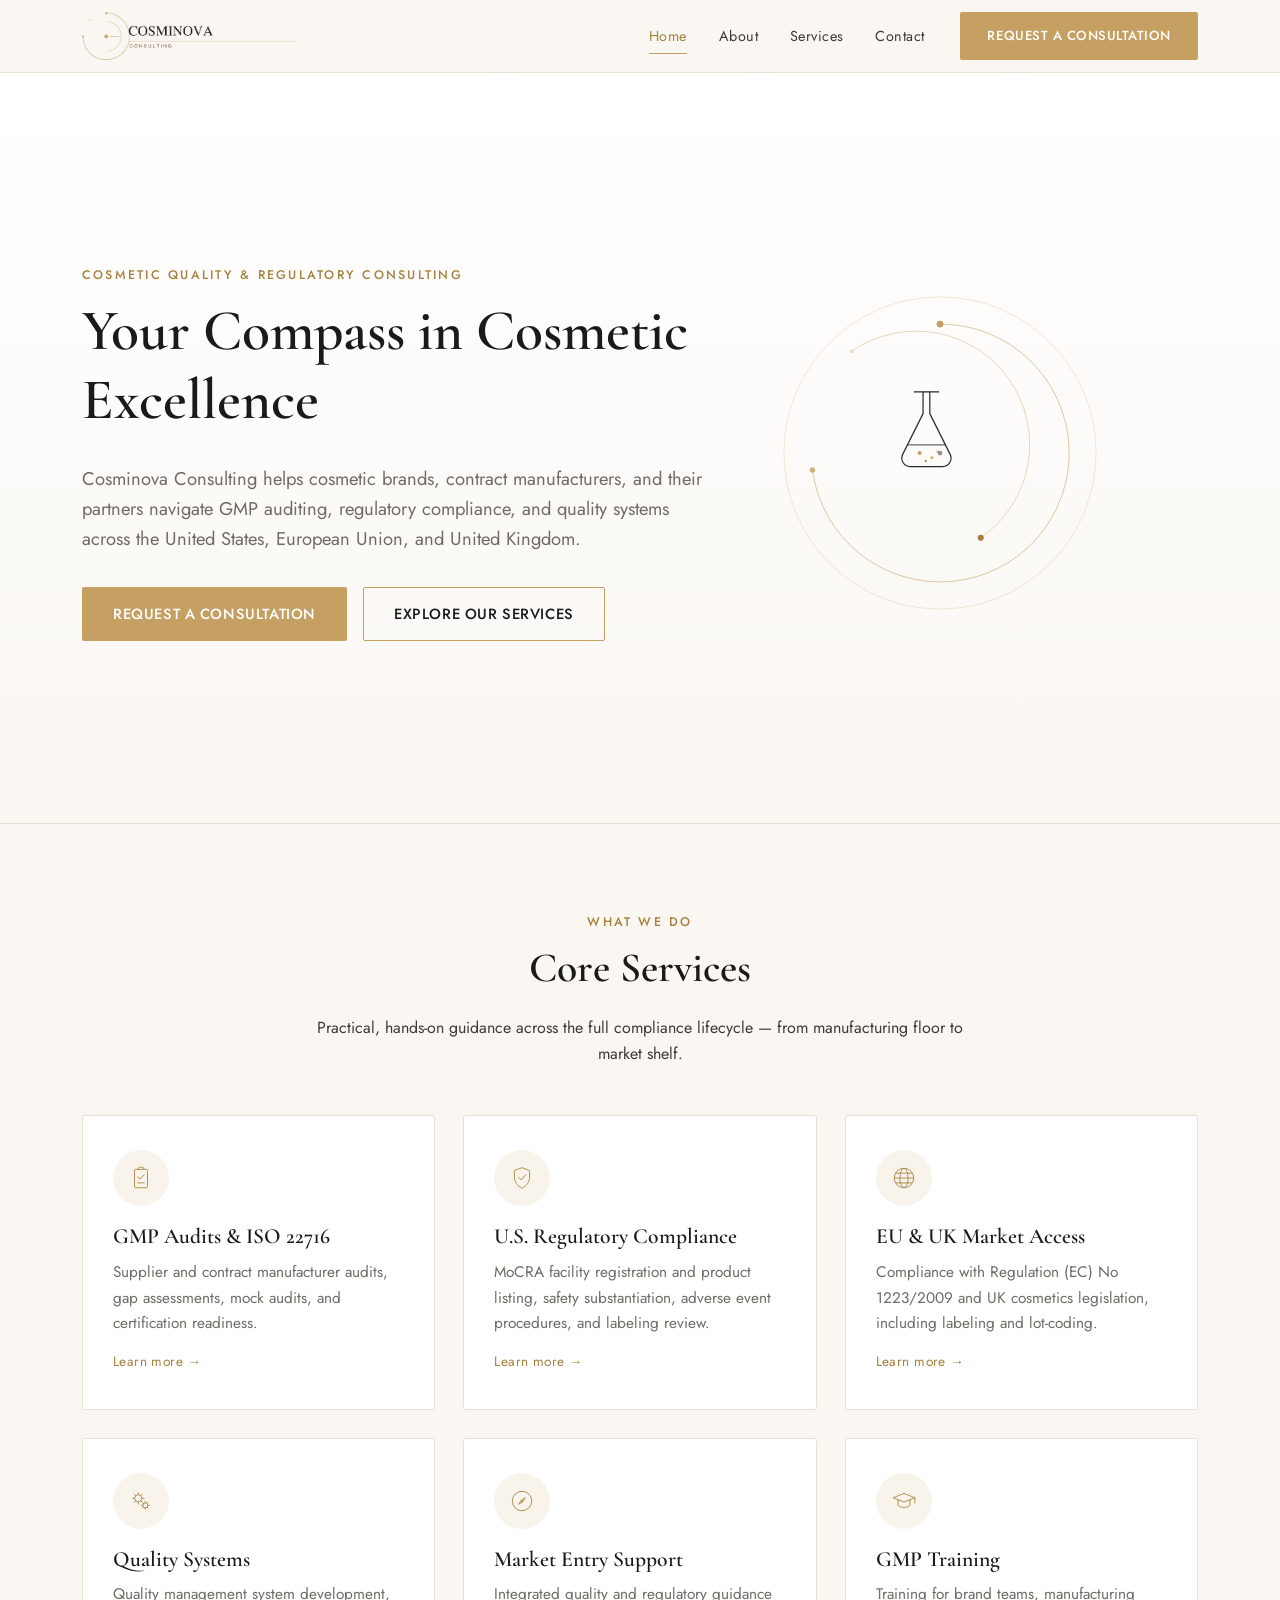
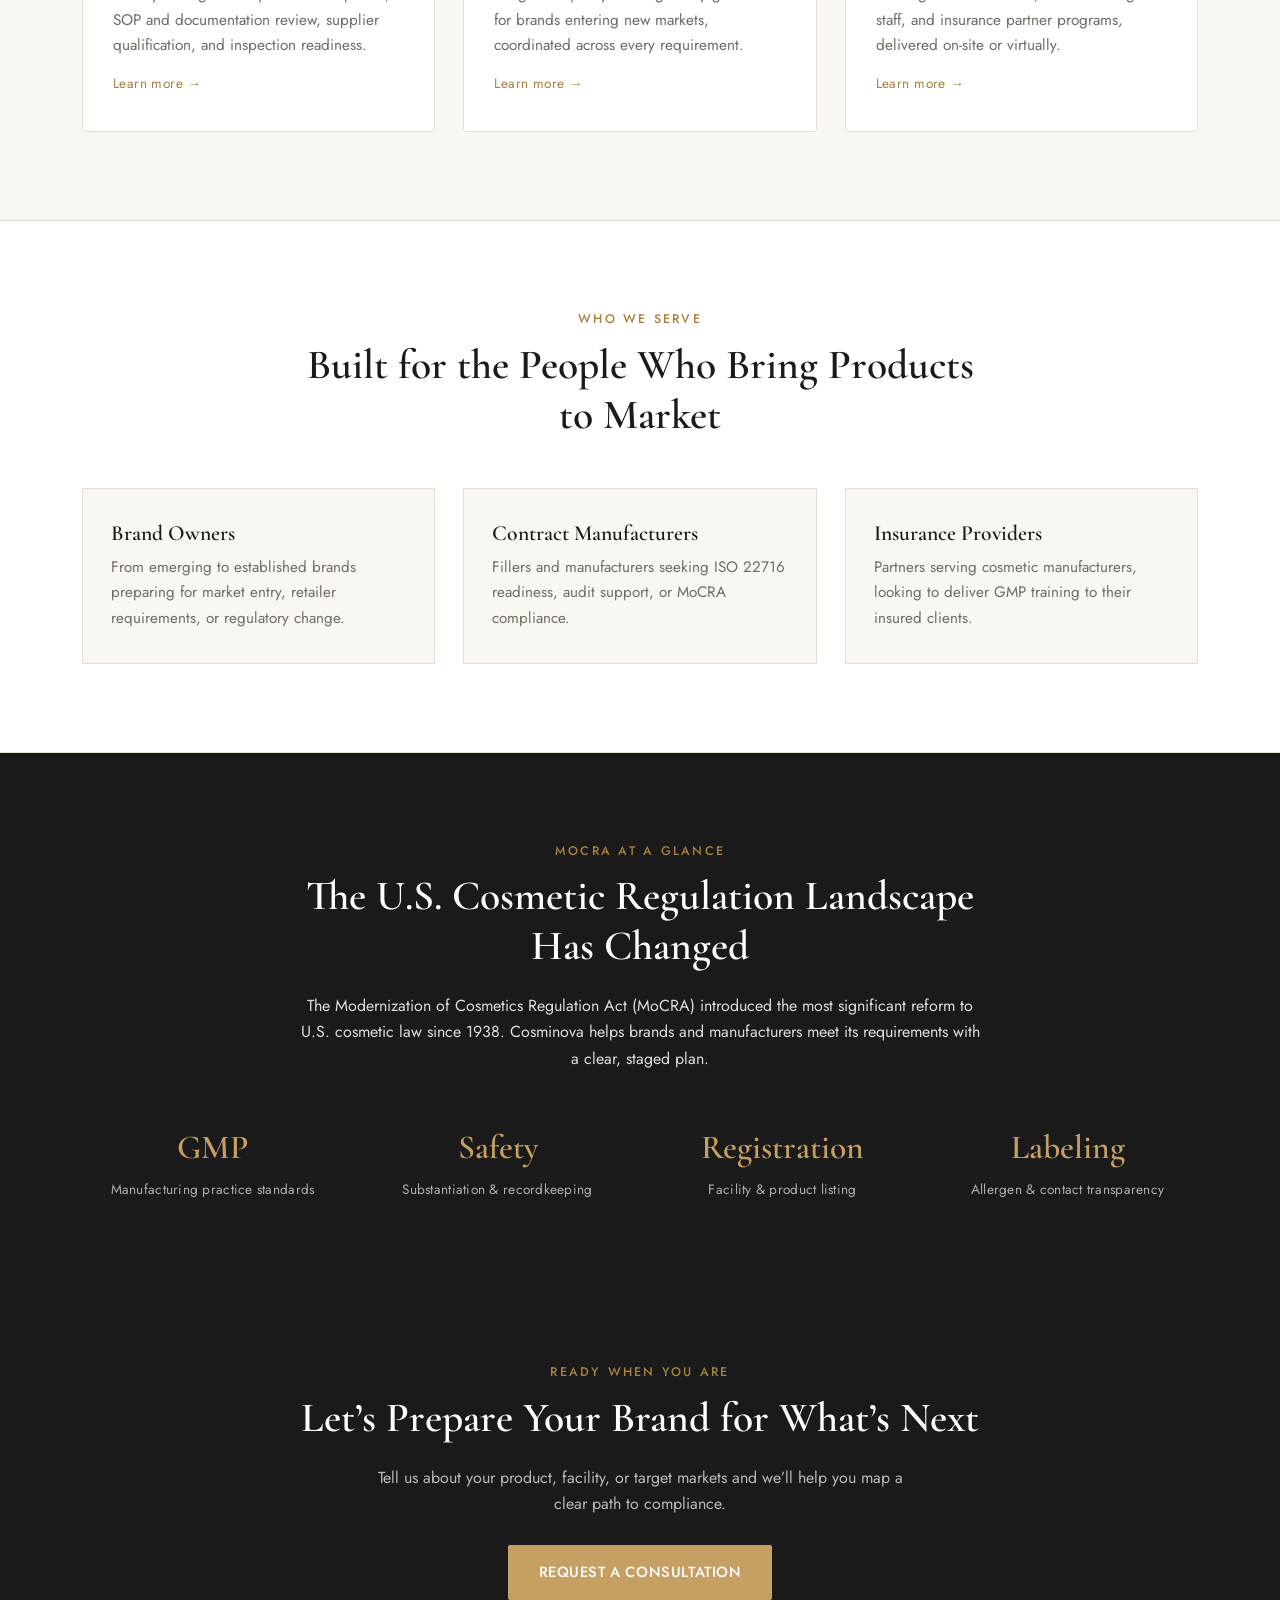
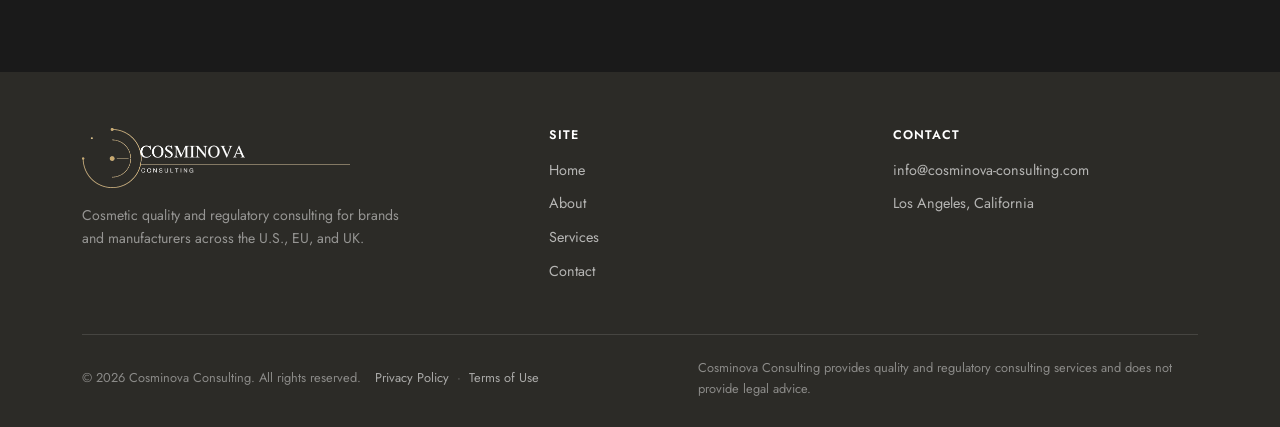
<file: index.html>
<!DOCTYPE html>
<html lang="en">
<head>
<meta charset="UTF-8">
<meta name="viewport" content="width=device-width, initial-scale=1.0">
<title>Cosminova Consulting | Cosmetic Quality &amp; Regulatory Advisors</title>
<meta name="description" content="Cosminova Consulting is a Los Angeles-based cosmetics quality and regulatory consultancy supporting GMP audits, MoCRA compliance, and EU/UK market access.">
<link rel="icon" type="image/png" href="assets/img/favicon-32.png">
<link rel="apple-touch-icon" href="assets/img/favicon-180.png">
<link rel="preconnect" href="https://fonts.googleapis.com">
<link rel="preconnect" href="https://fonts.gstatic.com" crossorigin>
<link href="https://fonts.googleapis.com/css2?family=Cormorant+Garamond:wght@500;600;700&family=Jost:wght@400;500;600&display=swap" rel="stylesheet">
<link rel="stylesheet" href="assets/css/style.css">
</head>
<body>

<header class="site-header">
  <div class="header-inner">
    <a href="index.html" class="brand">
      <img src="assets/img/logo.png" alt="Cosminova Consulting">
    </a>
    <nav class="main-nav">
      <ul>
        <li><a href="index.html">Home</a></li>
        <li><a href="about.html">About</a></li>
        <li><a href="services.html">Services</a></li>
        <li><a href="contact.html">Contact</a></li>
      </ul>
      <a href="contact.html" class="btn btn-gold nav-cta">Request a Consultation</a>
    </nav>
    <button class="menu-toggle" aria-label="Toggle menu">
      <span></span><span></span><span></span>
    </button>
  </div>
</header>

<section class="hero">
  <div class="container hero-grid">
    <div class="hero-inner">
      <span class="eyebrow">Cosmetic Quality &amp; Regulatory Consulting</span>
      <h1>Your Compass in Cosmetic Excellence</h1>
      <p class="lead">Cosminova Consulting helps cosmetic brands, contract manufacturers, and their partners navigate GMP auditing, regulatory compliance, and quality systems across the United States, European Union, and United Kingdom.</p>
      <div class="hero-actions">
        <a href="contact.html" class="btn btn-gold">Request a Consultation</a>
        <a href="services.html" class="btn btn-outline">Explore Our Services</a>
      </div>
    </div>
    <div class="hero-visual">
      <img src="assets/img/hero-orbit.svg" alt="" width="560" height="560">
    </div>
  </div>
</section>

<section>
  <div class="container">
    <div class="section-head center">
      <span class="eyebrow">What We Do</span>
      <h2>Core Services</h2>
      <p>Practical, hands-on guidance across the full compliance lifecycle &mdash; from manufacturing floor to market shelf.</p>
    </div>
    <div class="grid grid-3">
      <div class="card">
        <div class="icon-badge"><img src="assets/img/icons/audit.svg" alt="" width="26" height="26"></div>
        <h3>GMP Audits &amp; ISO 22716</h3>
        <p>Supplier and contract manufacturer audits, gap assessments, mock audits, and certification readiness.</p>
        <a href="services.html#gmp-audits" class="more">Learn more &rarr;</a>
      </div>
      <div class="card">
        <div class="icon-badge"><img src="assets/img/icons/shield.svg" alt="" width="26" height="26"></div>
        <h3>U.S. Regulatory Compliance</h3>
        <p>MoCRA facility registration and product listing, safety substantiation, adverse event procedures, and labeling review.</p>
        <a href="services.html#us-compliance" class="more">Learn more &rarr;</a>
      </div>
      <div class="card">
        <div class="icon-badge"><img src="assets/img/icons/globe.svg" alt="" width="26" height="26"></div>
        <h3>EU &amp; UK Market Access</h3>
        <p>Compliance with Regulation (EC) No 1223/2009 and UK cosmetics legislation, including labeling and lot-coding.</p>
        <a href="services.html#eu-uk" class="more">Learn more &rarr;</a>
      </div>
      <div class="card">
        <div class="icon-badge"><img src="assets/img/icons/gears.svg" alt="" width="26" height="26"></div>
        <h3>Quality Systems</h3>
        <p>Quality management system development, SOP and documentation review, supplier qualification, and inspection readiness.</p>
        <a href="services.html#quality-systems" class="more">Learn more &rarr;</a>
      </div>
      <div class="card">
        <div class="icon-badge"><img src="assets/img/icons/compass.svg" alt="" width="26" height="26"></div>
        <h3>Market Entry Support</h3>
        <p>Integrated quality and regulatory guidance for brands entering new markets, coordinated across every requirement.</p>
        <a href="services.html#market-entry" class="more">Learn more &rarr;</a>
      </div>
      <div class="card">
        <div class="icon-badge"><img src="assets/img/icons/training.svg" alt="" width="26" height="26"></div>
        <h3>GMP Training</h3>
        <p>Training for brand teams, manufacturing staff, and insurance partner programs, delivered on-site or virtually.</p>
        <a href="services.html#training" class="more">Learn more &rarr;</a>
      </div>
    </div>
  </div>
</section>

<section class="section-alt">
  <div class="container">
    <div class="section-head center">
      <span class="eyebrow">Who We Serve</span>
      <h2>Built for the People Who Bring Products to Market</h2>
    </div>
    <div class="grid grid-3">
      <div class="audience-tile">
        <h3>Brand Owners</h3>
        <p>From emerging to established brands preparing for market entry, retailer requirements, or regulatory change.</p>
      </div>
      <div class="audience-tile">
        <h3>Contract Manufacturers</h3>
        <p>Fillers and manufacturers seeking ISO 22716 readiness, audit support, or MoCRA compliance.</p>
      </div>
      <div class="audience-tile">
        <h3>Insurance Providers</h3>
        <p>Partners serving cosmetic manufacturers, looking to deliver GMP training to their insured clients.</p>
      </div>
    </div>
  </div>
</section>

<section class="section-dark">
  <div class="container">
    <div class="section-head center">
      <span class="eyebrow">MoCRA at a Glance</span>
      <h2>The U.S. Cosmetic Regulation Landscape Has Changed</h2>
      <p>The Modernization of Cosmetics Regulation Act (MoCRA) introduced the most significant reform to U.S. cosmetic law since 1938. Cosminova helps brands and manufacturers meet its requirements with a clear, staged plan.</p>
    </div>
    <div class="stats">
      <div class="stat">
        <strong>GMP</strong>
        <span>Manufacturing practice standards</span>
      </div>
      <div class="stat">
        <strong>Safety</strong>
        <span>Substantiation &amp; recordkeeping</span>
      </div>
      <div class="stat">
        <strong>Registration</strong>
        <span>Facility &amp; product listing</span>
      </div>
      <div class="stat">
        <strong>Labeling</strong>
        <span>Allergen &amp; contact transparency</span>
      </div>
    </div>
  </div>
</section>

<section class="cta-band">
  <div class="container">
    <span class="eyebrow">Ready When You Are</span>
    <h2>Let&rsquo;s Prepare Your Brand for What&rsquo;s Next</h2>
    <p>Tell us about your product, facility, or target markets and we&rsquo;ll help you map a clear path to compliance.</p>
    <a href="contact.html" class="btn btn-gold">Request a Consultation</a>
  </div>
</section>

<footer class="site-footer">
  <div class="container">
    <div class="footer-grid">
      <div class="footer-brand">
        <img src="assets/img/logo-light.png" alt="Cosminova Consulting">
        <p>Cosmetic quality and regulatory consulting for brands and manufacturers across the U.S., EU, and UK.</p>
      </div>
      <div>
        <h4>Site</h4>
        <ul>
          <li><a href="index.html">Home</a></li>
          <li><a href="about.html">About</a></li>
          <li><a href="services.html">Services</a></li>
          <li><a href="contact.html">Contact</a></li>
        </ul>
      </div>
      <div>
        <h4>Contact</h4>
        <ul>
          <li><a href="mailto:info@cosminova-consulting.com">info@cosminova-consulting.com</a></li>
          <li>Los Angeles, California</li>
        </ul>
      </div>
    </div>
    <div class="footer-legal">
      <div class="footer-legal-left">
        <span>&copy; <span id="year"></span> Cosminova Consulting. All rights reserved.</span>
        <span class="footer-legal-links"><a href="privacy.html">Privacy Policy</a><span class="dot">&middot;</span><a href="terms.html">Terms of Use</a></span>
      </div>
      <span class="footer-disclaimer">Cosminova Consulting provides quality and regulatory consulting services and does not provide legal advice.</span>
    </div>
  </div>
</footer>

<script>document.getElementById('year').textContent = new Date().getFullYear();</script>
<script src="assets/js/main.js"></script>
</body>
</html>
</file>
<file: assets/css/style.css>
/* Cosminova Consulting — base styles */

:root {
  --ink: #1a1a1a;
  --charcoal: #2c2b27;
  --gold: #c6a063;
  --gold-deep: #a6813f;
  --gold-pale: #e8dcc4;
  --cream: #faf7f2;
  --white: #ffffff;
  --text: #3d3b36;
  --text-light: #6f6c64;
  --border: #e6e0d4;
  --max: 1180px;
  --serif: "Cormorant Garamond", Georgia, "Times New Roman", serif;
  --sans: "Jost", "Helvetica Neue", Arial, sans-serif;
}

* { box-sizing: border-box; }

html { scroll-behavior: smooth; }

body {
  margin: 0;
  font-family: var(--sans);
  color: var(--text);
  background: var(--cream);
  line-height: 1.65;
  -webkit-font-smoothing: antialiased;
}

img { max-width: 100%; display: block; }

a { color: inherit; text-decoration: none; }

h1, h2, h3, h4 {
  font-family: var(--serif);
  color: var(--ink);
  font-weight: 600;
  line-height: 1.2;
  margin: 0 0 0.5em;
}

h1 { font-size: clamp(2.4rem, 5vw, 3.6rem); font-weight: 600; }
h2 { font-size: clamp(1.9rem, 3.4vw, 2.6rem); }
h3 { font-size: 1.35rem; }

p { margin: 0 0 1em; }

.container {
  max-width: var(--max);
  margin: 0 auto;
  padding: 0 32px;
}

.eyebrow {
  font-family: var(--sans);
  text-transform: uppercase;
  letter-spacing: 0.18em;
  font-size: 0.78rem;
  color: var(--gold-deep);
  font-weight: 500;
  display: block;
  margin-bottom: 0.9em;
}

/* Buttons */
.btn {
  display: inline-block;
  padding: 14px 30px;
  border-radius: 2px;
  font-family: var(--sans);
  font-size: 0.92rem;
  letter-spacing: 0.04em;
  font-weight: 500;
  text-transform: uppercase;
  transition: all 0.2s ease;
  border: 1px solid transparent;
  cursor: pointer;
}
.btn-gold {
  background: var(--gold);
  color: var(--white);
}
.btn-gold:hover { background: var(--gold-deep); }
.btn-outline {
  border-color: var(--gold);
  color: var(--ink);
  background: transparent;
}
.btn-outline:hover { background: var(--gold); color: var(--white); }
.btn-outline-light {
  border-color: rgba(255,255,255,0.5);
  color: var(--white);
}
.btn-outline-light:hover { background: var(--white); color: var(--ink); }

/* Header */
.site-header {
  position: sticky;
  top: 0;
  z-index: 100;
  background: rgba(250, 247, 242, 0.98);
  border-bottom: 1px solid var(--border);
}
.header-inner {
  display: flex;
  align-items: center;
  justify-content: space-between;
  padding: 12px 32px;
  max-width: var(--max);
  margin: 0 auto;
}
.brand { display: flex; align-items: center; gap: 10px; }
.brand img { height: 48px; width: auto; }
.brand-word { display: none; }

.main-nav { display: flex; align-items: center; gap: 36px; }
.main-nav ul {
  list-style: none;
  display: flex;
  gap: 32px;
  margin: 0;
  padding: 0;
}
.main-nav ul a {
  font-size: 0.9rem;
  letter-spacing: 0.03em;
  color: var(--text);
  position: relative;
  padding: 4px 0;
}
.main-nav ul a:hover, .main-nav ul a.active { color: var(--gold-deep); }
.main-nav ul a.active::after {
  content: "";
  position: absolute;
  left: 0; right: 0; bottom: -4px;
  height: 1px;
  background: var(--gold);
}
.nav-cta { white-space: nowrap; padding: 12px 26px; font-size: 0.82rem; display: inline-block; }

.menu-toggle {
  display: none;
  background: none;
  border: none;
  cursor: pointer;
  padding: 6px;
}
.menu-toggle span {
  display: block;
  width: 24px;
  height: 2px;
  background: var(--ink);
  margin: 5px 0;
  transition: 0.2s;
}

/* Hero */
.hero {
  padding: 100px 0 90px;
  background: linear-gradient(180deg, #fff 0%, var(--cream) 100%);
  border-bottom: 1px solid var(--border);
}
.hero-grid { display: flex; align-items: center; gap: 48px; }
.hero-inner { max-width: 620px; flex: 1 1 520px; }
.hero p.lead {
  font-size: 1.15rem;
  color: var(--text-light);
  max-width: 620px;
}
.hero-actions { display: flex; gap: 16px; margin-top: 32px; flex-wrap: wrap; }
.hero-visual { flex: 0 0 380px; display: none; justify-content: center; }
.hero-visual img { width: 100%; max-width: 380px; }
@media (min-width: 981px) { .hero-visual { display: flex; } }

.page-hero {
  padding: 72px 0 56px;
  background: var(--ink);
  color: var(--white);
  text-align: center;
  position: relative;
  overflow: hidden;
  background-image: url("assets/img/pattern-orbit-dark.svg");
  background-repeat: no-repeat;
  background-position: center;
  background-size: cover;
}
.page-hero .container { position: relative; z-index: 1; }
.page-hero h1 { color: var(--white); }
.page-hero p { color: rgba(255,255,255,0.75); max-width: 640px; margin: 0 auto; }
.page-hero .eyebrow { color: var(--gold); }

/* Icon badges */
.icon-badge {
  width: 56px;
  height: 56px;
  border-radius: 50%;
  background: rgba(198, 160, 99, 0.12);
  display: flex;
  align-items: center;
  justify-content: center;
  margin-bottom: 18px;
}
.icon-badge img { width: 26px; height: 26px; }
.service-label .icon-badge { margin-bottom: 22px; }

/* Section spacing */
section { padding: 88px 0; }
.section-tight { padding: 64px 0; }
.section-dark {
  background: var(--ink);
  color: rgba(255,255,255,0.85);
}
.section-dark h2, .section-dark h3 { color: var(--white); }
.section-alt { background: var(--white); border-top: 1px solid var(--border); border-bottom: 1px solid var(--border); }

.section-head { max-width: 680px; margin: 0 0 48px; }
.section-head.center { margin-left: auto; margin-right: auto; text-align: center; }

/* Grids */
.grid {
  display: grid;
  gap: 28px;
}
.grid-3 { grid-template-columns: repeat(3, 1fr); }
.grid-2 { grid-template-columns: repeat(2, 1fr); }
.grid > * { min-width: 0; }

.card {
  background: var(--white);
  border: 1px solid var(--border);
  padding: 34px 30px;
  border-radius: 3px;
  transition: box-shadow 0.2s ease, transform 0.2s ease;
}
.card:hover { box-shadow: 0 14px 34px rgba(28,27,24,0.08); transform: translateY(-2px); }
.card .num {
  font-family: var(--serif);
  color: var(--gold);
  font-size: 1.6rem;
  display: block;
  margin-bottom: 12px;
}
.card h3 { margin-bottom: 10px; }
.card p { color: var(--text-light); margin-bottom: 0; font-size: 0.96rem; }
.card a.more { display: inline-block; margin-top: 14px; font-size: 0.85rem; color: var(--gold-deep); letter-spacing: 0.03em; }
.card a.more:hover { color: var(--ink); }

.leadership-card {
  padding: 40px 36px;
  display: flex;
  align-items: center;
  gap: 26px;
}
.founder-emblem { flex: 0 0 88px; width: 88px; height: 88px; }
@media (max-width: 480px) {
  .leadership-card { flex-direction: column; text-align: center; gap: 16px; }
}

/* Audience tiles */
.audience-tile {
  padding: 32px 28px;
  border: 1px solid var(--border);
  background: var(--cream);
}
.audience-tile h3 { margin-bottom: 8px; }
.audience-tile p { color: var(--text-light); font-size: 0.95rem; margin-bottom: 0; }

/* Stats band */
.stats {
  display: grid;
  grid-template-columns: repeat(4, 1fr);
  gap: 24px;
  text-align: center;
}
.stats .stat { min-width: 0; }
.stats .stat strong {
  display: block;
  font-family: var(--serif);
  font-size: 2.1rem;
  color: var(--gold);
  font-weight: 600;
}
.stats .stat span {
  font-size: 0.85rem;
  color: rgba(255,255,255,0.65);
  letter-spacing: 0.02em;
}

/* Service detail blocks */
.service-block {
  padding: 56px 0;
  border-bottom: 1px solid var(--border);
  display: grid;
  grid-template-columns: 0.9fr 1.6fr;
  gap: 48px;
}
.service-block:last-child { border-bottom: none; }
.service-block .service-label .eyebrow { margin-bottom: 6px; }
.service-block ul { margin: 0; padding-left: 18px; }
.service-block li { margin-bottom: 10px; color: var(--text); }
.service-block .who {
  margin-top: 18px;
  padding-top: 18px;
  border-top: 1px dashed var(--border);
  font-size: 0.92rem;
  color: var(--text-light);
}

/* MoCRA timeline */
.timeline { display: grid; gap: 20px; }
.timeline-item {
  display: grid;
  grid-template-columns: 160px 1fr;
  gap: 24px;
  padding: 22px 0;
  border-bottom: 1px solid var(--border);
}
.timeline-item:last-child { border-bottom: none; }
.timeline-date {
  font-family: var(--serif);
  color: var(--gold-deep);
  font-weight: 600;
  font-size: 1.05rem;
}
.timeline-item h4 { margin-bottom: 6px; font-family: var(--sans); font-weight: 600; font-size: 1rem; text-transform: uppercase; letter-spacing: 0.02em; }
.timeline-item p { margin-bottom: 0; color: var(--text-light); font-size: 0.95rem; }

/* CTA band */
.cta-band {
  background: var(--ink);
  color: var(--white);
  text-align: center;
  padding: 72px 0;
}
.cta-band h2 { color: var(--white); }
.cta-band p { color: rgba(255,255,255,0.7); max-width: 560px; margin: 0 auto 28px; }

/* Legal pages */
.legal-content { max-width: 760px; margin: 0 auto; }
.legal-content h2 { font-size: 1.5rem; margin-top: 2.2em; }
.legal-content h2:first-child { margin-top: 0; }
.legal-content p, .legal-content li { color: var(--text); }
.legal-content ul { padding-left: 20px; }
.legal-content li { margin-bottom: 8px; }
.legal-content .updated { color: var(--text-light); font-size: 0.9rem; margin-bottom: 2.5em; }

/* Contact */
.contact-grid {
  display: grid;
  grid-template-columns: 1fr 1fr;
  gap: 48px;
}
.contact-card {
  background: var(--white);
  border: 1px solid var(--border);
  padding: 32px;
}
.contact-card h3 { margin-bottom: 6px; }
.contact-card a.email {
  display: inline-block;
  margin-top: 8px;
  font-size: 1.05rem;
  color: var(--gold-deep);
  border-bottom: 1px solid var(--gold-pale);
}
.contact-card a.email:hover { color: var(--ink); border-color: var(--ink); }
.contact-list { list-style: none; padding: 0; margin: 0; }
.contact-list li { padding: 14px 0; border-bottom: 1px solid var(--border); }
.contact-list li:last-child { border-bottom: none; }
.contact-list .label { display: block; font-size: 0.78rem; text-transform: uppercase; letter-spacing: 0.08em; color: var(--text-light); margin-bottom: 4px; }

.notice {
  background: var(--gold-pale);
  border: 1px solid var(--gold);
  padding: 16px 20px;
  font-size: 0.9rem;
  color: var(--charcoal);
  margin-top: 24px;
}

/* Footer */
.site-footer {
  background: var(--charcoal);
  color: rgba(255,255,255,0.65);
  padding: 56px 0 28px;
  font-size: 0.9rem;
}
.footer-grid {
  display: grid;
  grid-template-columns: 1.4fr 1fr 1fr;
  gap: 40px;
  margin-bottom: 40px;
}
.footer-brand img { height: 60px; margin-bottom: 16px; }
.footer-brand p { color: rgba(255,255,255,0.5); max-width: 320px; font-size: 0.88rem; }
.site-footer h4 {
  color: var(--white);
  font-family: var(--sans);
  text-transform: uppercase;
  letter-spacing: 0.08em;
  font-size: 0.78rem;
  margin-bottom: 16px;
}
.site-footer ul { list-style: none; padding: 0; margin: 0; }
.site-footer li { margin-bottom: 10px; }
.site-footer a:hover { color: var(--gold); }
.footer-legal {
  border-top: 1px solid rgba(255,255,255,0.12);
  padding-top: 22px;
  display: flex;
  justify-content: space-between;
  flex-wrap: wrap;
  gap: 12px;
  font-size: 0.8rem;
  color: rgba(255,255,255,0.45);
}
.footer-disclaimer { max-width: 500px; }
.footer-legal-left { display: flex; align-items: center; gap: 14px; flex-wrap: wrap; }
.footer-legal-links a { color: rgba(255,255,255,0.6); }
.footer-legal-links a:hover { color: var(--gold); }
.footer-legal-links .dot { color: rgba(255,255,255,0.3); margin: 0 8px; }

/* Responsive */
@media (max-width: 880px) {
  .main-nav ul { display: none; }
  .menu-toggle { display: block; }
  .nav-cta { display: none; }
  .header-inner.open .main-nav {
    position: fixed;
    top: var(--header-h, 74px);
    right: 0;
    bottom: 0;
    left: 0;
    z-index: 200;
    background: var(--cream);
    padding: 32px;
    display: flex;
    flex-direction: column;
    align-items: flex-start;
    gap: 28px;
  }
  .header-inner.open .main-nav ul {
    display: flex;
    flex-direction: column;
    gap: 22px;
  }
  .header-inner.open .nav-cta { display: inline-block; }
  .header-inner.open .main-nav ul a { font-size: 1.1rem; }

  .grid-3 { grid-template-columns: repeat(2, 1fr); }
  .grid-2 { grid-template-columns: 1fr; }
  .stats { grid-template-columns: repeat(2, 1fr); }
  .service-block { grid-template-columns: 1fr; gap: 18px; }
  .contact-grid { grid-template-columns: 1fr; }
  .footer-grid { grid-template-columns: 1fr; gap: 32px; }
  .timeline-item { grid-template-columns: 1fr; gap: 6px; }
}

@media (max-width: 560px) {
  .hero { padding: 64px 0 56px; }
  section { padding: 64px 0; }
  .footer-grid { grid-template-columns: 1fr; }
  .container { padding: 0 22px; }
  .grid-3 { grid-template-columns: 1fr; }
  .stats { grid-template-columns: repeat(2, 1fr); }
}

@media (max-width: 420px) {
  .stats { grid-template-columns: 1fr; gap: 32px; }
  .stats .stat strong { font-size: 1.8rem; }
}
</file>
